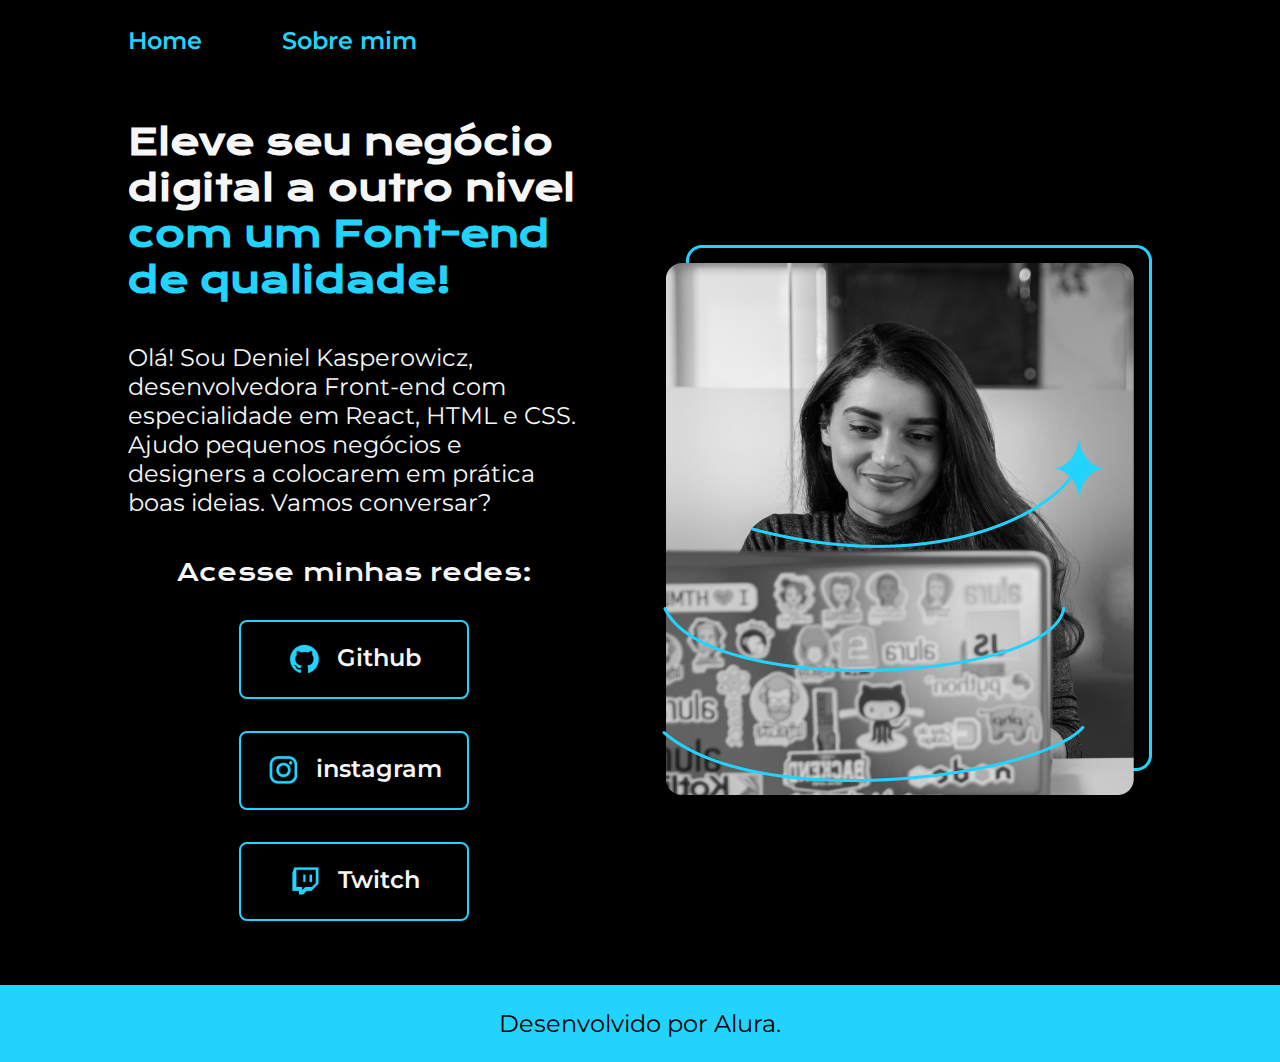
<file: index.html>
<!DOCTYPE html>
<html lang="en">
<head>
    <meta charset="UTF-8">
    <meta http-equiv="X-UA-Compatible" content="IE=edge">
    <meta name="viewport" content="width=device-width, initial-scale=1.0">
    <link rel="stylesheet" href="/styles/style.css">
    <title>Portifolio</title>
</head>
<body>
    <header class="cabecalho">
        <nav class="cabecalho__menu">
            <a class="cabecalho__menu__link" href="index.html">Home</a>
            <a class="cabecalho__menu__link" href="about.html">Sobre mim</a>
        </nav>
    </header>
    <main class="apresentacao">
        <section class="apresentacao__conteudo">
            <h1 class="apresentacao__conteudo__titulo">Eleve seu negócio digital a outro nivel 
            <strong class="tituloDestaque">com um Font-end de qualidade!</strong></h1>
            <p class="apresentacao__conteudo__paragrafo">Olá! Sou Deniel Kasperowicz, desenvolvedora Front-end com 
            especialidade em  React, HTML e CSS. Ajudo pequenos negócios 
            e designers a colocarem em prática boas ideias. Vamos 
            conversar?</p>
            <div class="apresentacao__links">
                <h2 class="apresentacao__links__subtitulo">Acesse minhas redes:</h2>
                <a class="apresentacao__links__link" href="https://github.com/new">
                    <img src="./assets/github.png">
                    Github</a>
                <a class="apresentacao__links__link" href="https://www.instagram.com/denielkas/?hl=pt-br">
                    <img src="/assets/instagram.png">
                    instagram</a>
                <a class="apresentacao__links__link" href="https://www.twitch.tv/">
                    <img src="/assets/twitch.png">
                    Twitch</a>
            </div>
        </section>
        <img class="apresentacao__img" src="/assets/pc.png" alt="Foto de uma programadora">
    </main>
    <footer class="rodape">
        <p>Desenvolvido por Alura.</p>
    </footer>
</body>
</html>
</file>
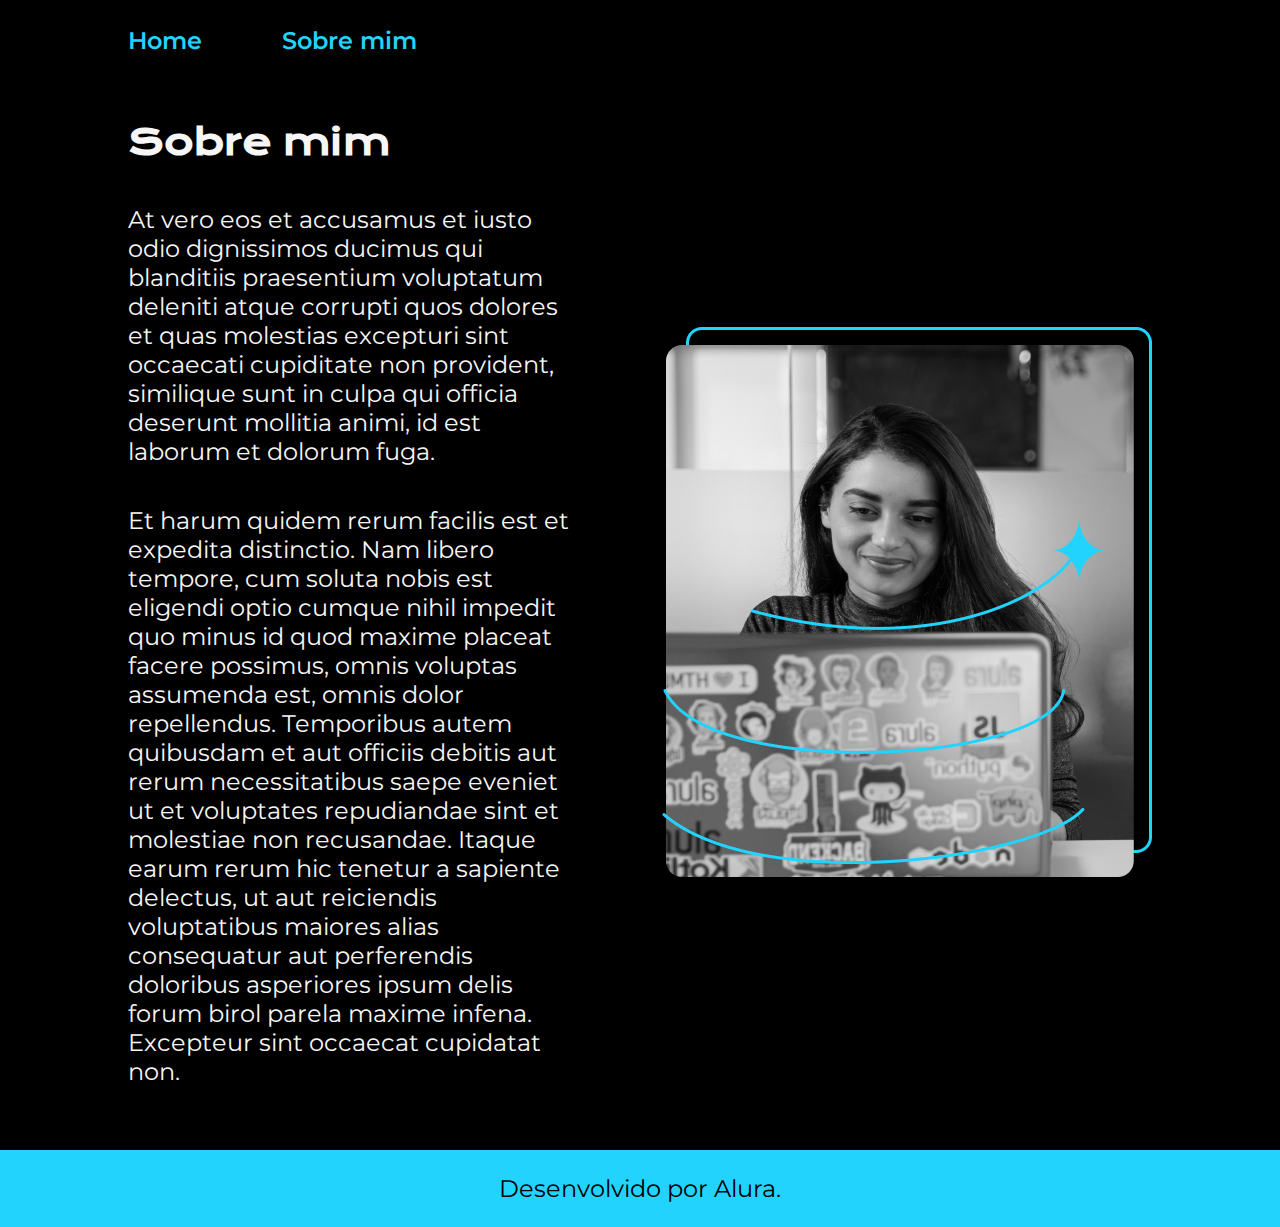
<file: about.html>
<!DOCTYPE html>
<html lang="en">
<head>
    <meta charset="UTF-8">
    <meta http-equiv="X-UA-Compatible" content="IE=edge">
    <meta name="viewport" content="width=device-width, initial-scale=1.0">
    <link rel="stylesheet" href="/styles/style.css">
    <title>Sobre mim</title>
</head>
<body>
    <header class="cabecalho">
        <nav class="cabecalho__menu">
            <a class="cabecalho__menu__link" href="index.html">Home</a>
            <a class="cabecalho__menu__link" href="about.html">Sobre mim</a>
        </nav>
    </header>

    <main class="apresentacao">
        <section class="apresentacao__conteudo">
            <h1 class="apresentacao__conteudo__titulo"> Sobre mim</h1>
            <p class="apresentacao__conteudo__paragrafo">At vero eos et accusamus et iusto odio dignissimos ducimus
                 qui blanditiis praesentium voluptatum deleniti atque 
                 corrupti quos dolores et quas molestias excepturi sint 
                 occaecati cupiditate non provident, similique sunt in 
                 culpa qui officia deserunt mollitia animi, id est 
                 laborum et dolorum fuga.</p>
            <p class="apresentacao__conteudo__paragrafo">Et harum quidem rerum facilis est et expedita distinctio. 
                Nam libero tempore, cum soluta nobis est eligendi optio 
                cumque nihil impedit quo minus id quod maxime placeat 
                facere possimus, omnis voluptas assumenda est, omnis 
                dolor repellendus. Temporibus autem quibusdam et aut 
                officiis debitis aut rerum necessitatibus saepe eveniet 
                ut et voluptates repudiandae sint et molestiae non 
                recusandae. Itaque earum rerum hic tenetur a sapiente 
                delectus, ut aut reiciendis voluptatibus maiores alias 
                consequatur aut perferendis doloribus asperiores ipsum 
                delis forum birol parela maxime infena. Excepteur sint 
                occaecat cupidatat non.</p>

        </section>
        <img class="apresentacao__img" src="/assets/pc.png" alt="Foto de uma programadora">
    </main>

    <footer class="rodape">
        <p>Desenvolvido por Alura.</p>
    </footer>
</body>
</html>
</file>
<file: styles/style.css>
@import url('https://fonts.googleapis.com/css2?family=Krona+One&family=Montserrat&display=swap');

:root{
    --cor--primaria:#000000;
    --cor--secundaria:#f6f6f6;
    --cor--terciaria:#22D4FD;
    --cor--hover:#272727;

    --fonte--primaria: 'Krona One', sans-serif;
    --fonte--secundaria:'Montserrat', sans-serif;
}

*{
    margin: 0;
    padding: 0;
}

body{
    box-sizing: border-box;
    background-color:var(--cor--primaria);
    color:var(--cor--secundaria);
}

.cabecalho{
    padding: 2% 0% 0% 10%;
}

.cabecalho__menu{
    display: flex;
    gap: 80px;
}

.cabecalho__menu__link{
    font-family:var(--fonte--secundaria);
    font-size: 1.5rem;
    font-weight: 600;
    color: var(--cor--terciaria);
    text-decoration: none;
}
 
.apresentacao{
    padding: 5% 10%;
    display: flex;
    align-items: center;
    justify-content: space-between;
    gap: 82px;
}

.apresentacao__conteudo{
    width: 50%;
    display: flex;
    flex-direction: column;
    gap: 40px;
}

.apresentacao__conteudo__titulo{
   font-size: 2.25rem;
   font-family: var(--fonte--primaria);
}

.tituloDestaque{
    color: var(--cor--terciaria);
}

.apresentacao__conteudo__paragrafo{
    font-size: 1.5rem;
    font-family: var(--fonte--secundaria);
}

.apresentacao__links{
    display: flex;
    flex-direction: column;
    justify-content: space-between;
    align-items: center;
    gap: 32px;
}

.apresentacao__links__subtitulo{
    font-family: var(--fonte--primaria);
    font-weight: 400;
    font-size: 1.5rem;
}

.apresentacao__links__link{
    display: flex;
    justify-content: center;
    gap: 16px;
    border: 2px solid  var(--cor--terciaria);
    width: 50%;
    text-align: center;
    border-radius: 8px;
    font-size: 1.5rem;
    font-weight: 600;
    padding: 21.5px 0;
    color: var(--cor--secundaria);
    font-family: var(--fonte--secundaria);
    text-decoration: none;

}
.apresentacao__links__link:hover{
    background-color: var(--cor--hover);
}

.apresentacao__img{
    width: 50%;
}


.rodape{
   padding: 24px;
   color: var(--cor--primaria);
   background-color:  var(--cor--terciaria); 
   text-align: center;
   font-family: var(--fonte--secundaria);
   font-size: 1.5rem;
   font-weight: 400;
}

@media (max-width: 1200px) {
    .cabecalho{
         padding: 10%;  
    }
    .cabecalho__menu{
        justify-content: center;
    }
    .apresentacao{
        flex-direction: column-reverse;
        padding: 5%;
    }
    .apresentacao__conteudo{
        width: auto;
    }
    
}
</file>
